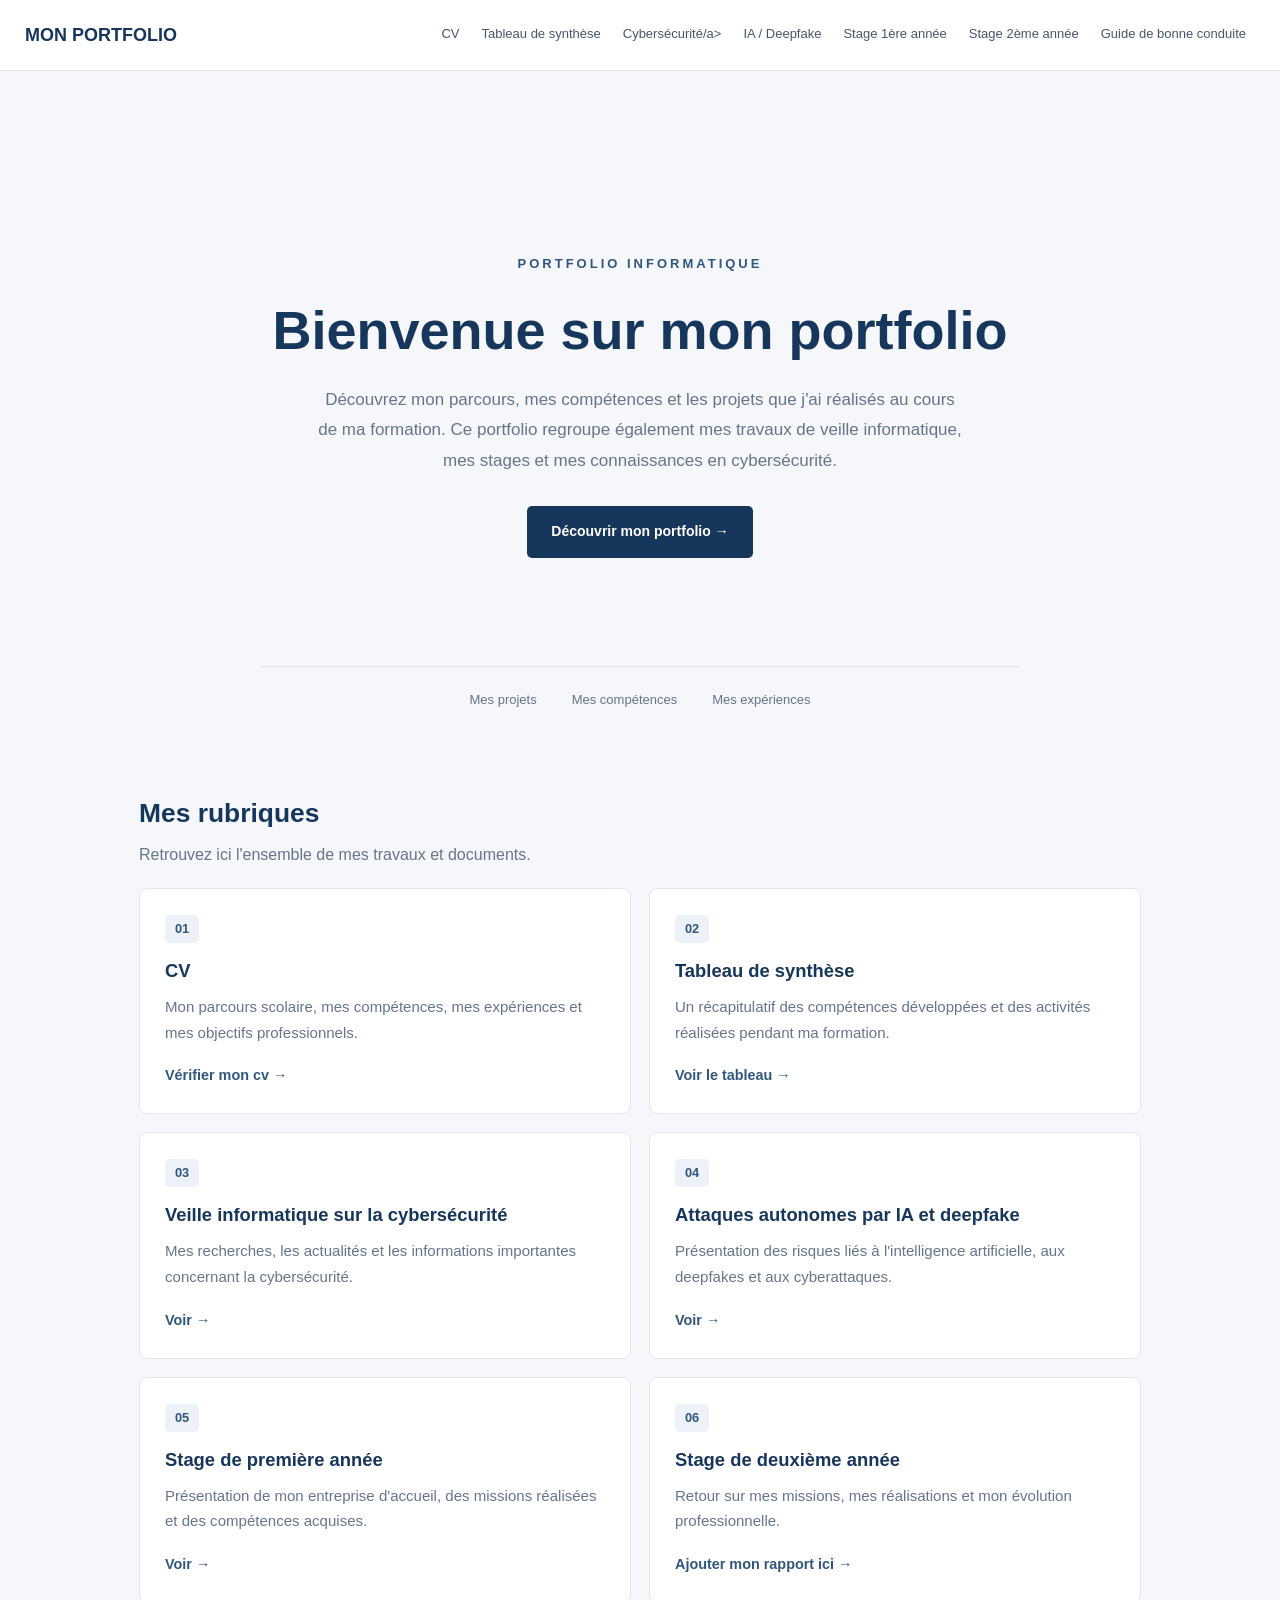
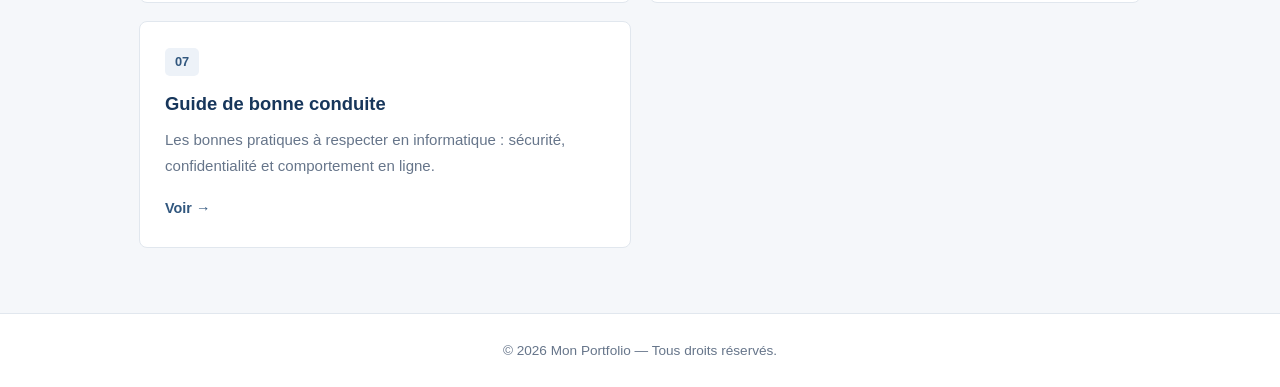
<file: index.html>
<!DOCTYPE html>
<html lang="fr">
<head>
<meta charset="UTF-8">
<meta name="viewport" content="width=device-width, initial-scale=1.0">
<meta name="description" content="Portfolio informatique : projets, compétences, stages et cybersécurité.">
<title>Mon Portfolio | Informatique</title>
<style>
*{margin:0;padding:0;box-sizing:border-box;scroll-behavior:smooth}
:root{--bleu:#17365b;--bleu-clair:#31577e;--fond:#f5f7fa;--blanc:#fff;--texte:#263445;--gris:#66758a;--bordure:#e1e7ee}
body{font-family:Arial,Helvetica,sans-serif;background:var(--fond);color:var(--texte);line-height:1.7}
a{color:inherit;text-decoration:none}
header{background:var(--blanc);border-bottom:1px solid var(--bordure);position:sticky;top:0;z-index:100}
.navigation{display:flex;align-items:center;justify-content:space-between;gap:20px;padding:0 25px;min-height:70px}
.logo{color:var(--bleu);font-size:18px;font-weight:bold;white-space:nowrap}
.liens{display:flex;align-items:center;justify-content:flex-end;gap:4px}
.liens a{color:#46566a;font-size:13px;padding:12px 9px;white-space:nowrap;border-bottom:2px solid transparent;transition:.2s}
.liens a:hover{color:var(--bleu);border-bottom-color:var(--bleu);background:var(--fond)}
.menu-mobile{display:none;background:white;border:1px solid var(--bordure);border-radius:5px;padding:8px 12px;color:var(--bleu);cursor:pointer;font-size:1rem}
.page-accueil{min-height:75vh;display:flex;flex-direction:column;justify-content:center;align-items:center;text-align:center;padding:70px 25px 35px;background:var(--fond);scroll-margin-top:85px}
.accueil-contenu{max-width:760px;margin:auto}
.sous-titre{color:var(--bleu-clair);font-size:13px;font-weight:bold;letter-spacing:3px}
.page-accueil h1{color:var(--bleu);font-size:clamp(32px,5vw,54px);line-height:1.2;margin:22px 0}
.description{max-width:650px;margin:0 auto 30px;color:var(--gris);font-size:17px;line-height:1.8}
.bouton-accueil{display:inline-block;background:var(--bleu);color:white;padding:14px 24px;border-radius:5px;font-size:14px;font-weight:bold;transition:background .2s}
.bouton-accueil:hover{background:var(--bleu-clair)}
.accueil-bas{display:flex;justify-content:center;flex-wrap:wrap;gap:35px;border-top:1px solid #dce3eb;padding-top:22px;width:100%;max-width:760px;color:var(--gris);font-size:13px}
.rubriques{max-width:1050px;margin:0 auto;padding:45px 24px}
.titre-section{margin-bottom:20px}
.titre-section h2{color:var(--bleu);font-size:1.65rem;margin-bottom:5px}
.titre-section p{color:var(--gris)}
.grille{display:grid;grid-template-columns:repeat(2,minmax(0,1fr));gap:18px}
.carte{background:var(--blanc);border:1px solid var(--bordure);border-radius:8px;padding:25px;transition:.2s;scroll-margin-top:100px}
.carte:hover{border-color:#a9bbd0;transform:translateY(-2px)}
.numero{display:inline-block;color:var(--bleu-clair);background:#edf2f8;border-radius:5px;padding:3px 10px;font-size:.8rem;font-weight:bold;margin-bottom:12px}
.carte h3{color:var(--bleu);font-size:1.15rem;margin-bottom:8px}
.carte p{color:var(--gris);font-size:.94rem;margin-bottom:16px}
.lien-carte{color:var(--bleu-clair);font-size:.9rem;font-weight:bold}
.lien-carte:hover{text-decoration:underline}
footer{text-align:center;padding:25px;margin-top:20px;background:var(--blanc);border-top:1px solid var(--bordure);color:var(--gris);font-size:.85rem}
@media(max-width:1200px){.navigation{flex-wrap:wrap;padding:15px 20px}.menu-mobile{display:block}.liens{display:none;width:100%;align-items:stretch;flex-direction:column}.liens.ouvert{display:flex}.liens a{padding:10px}}
@media(max-width:600px){.page-accueil{min-height:65vh;padding:45px 20px 25px}.description{font-size:15px}.accueil-bas{gap:15px}.rubriques{padding:30px 15px}.grille{grid-template-columns:1fr}.carte{padding:20px}}
</style>
</head>
<body>
<header>
<nav class="navigation" aria-label="Navigation principale">
<a href="index.html" class="logo">MON PORTFOLIO</a>
<button class="menu-mobile" id="menu-mobile" aria-expanded="false" aria-controls="liens-navigation">☰ Menu</button>
<div class="liens" id="liens-navigation">
<a href="cv.html">CV</a>
<a href="tableau-synthese.html">Tableau de synthèse</a>
<a href="veille-informatique.html">Cybersécurité/a>
<a href="ia-deepfake.html">IA / Deepfake</a>
<a href="stage-1.html">Stage 1ère année</a>
<a href="stage-2.html">Stage 2ème année</a>
<a href="guide-bonne-conduite.html">Guide de bonne conduite</a>
</div>
</nav>
</header>
<main>
<section id="accueil" class="page-accueil">
<div class="accueil-contenu">
<span class="sous-titre">PORTFOLIO INFORMATIQUE</span>
<h1>Bienvenue sur mon portfolio</h1>
<p class="description">Découvrez mon parcours, mes compétences et les projets que j'ai réalisés au cours de ma formation. Ce portfolio regroupe également mes travaux de veille informatique, mes stages et mes connaissances en cybersécurité.</p>
<a href="cv.html" class="bouton-accueil">Découvrir mon portfolio →</a>
</div>
<div class="accueil-bas"><span>Mes projets</span><span>Mes compétences</span><span>Mes expériences</span></div>
</section>
<section id="rubriques" class="rubriques">
<div class="titre-section"><h2>Mes rubriques</h2><p>Retrouvez ici l'ensemble de mes travaux et documents.</p></div>
<div class="grille">
<article class="carte" id="cv"><span class="numero">01</span><h3>CV</h3><p>Mon parcours scolaire, mes compétences, mes expériences et mes objectifs professionnels.</p><a class="lien-carte" href="cv.html">Vérifier mon cv →</a></article>
<article class="carte" id="tableau"><span class="numero">02</span><h3>Tableau de synthèse</h3><p>Un récapitulatif des compétences développées et des activités réalisées pendant ma formation.</p><a class="lien-carte" href="tableau-synthese.html">Voir le tableau →</a></article>
<article class="carte" id="veille"><span class="numero">03</span><h3>Veille informatique sur la cybersécurité</h3><p>Mes recherches, les actualités et les informations importantes concernant la cybersécurité.</p><a class="lien-carte" href="veille-informatique">Voir →</a></article>
<article class="carte" id="ia"><span class="numero">04</span><h3>Attaques autonomes par IA et deepfake</h3><p>Présentation des risques liés à l'intelligence artificielle, aux deepfakes et aux cyberattaques.</p><a class="lien-carte" href="ia-deepfake.html">Voir →</a></article>
<article class="carte" id="stage1"><span class="numero">05</span><h3>Stage de première année</h3><p>Présentation de mon entreprise d'accueil, des missions réalisées et des compétences acquises.</p><a class="lien-carte" href="stage-1.html">Voir →</a></article>
<article class="carte" id="stage2"><span class="numero">06</span><h3>Stage de deuxième année</h3><p>Retour sur mes missions, mes réalisations et mon évolution professionnelle.</p><a class="lien-carte" href="stage-2.html">Ajouter mon rapport ici →</a></article>
<article class="carte" id="guide"><span class="numero">07</span><h3>Guide de bonne conduite</h3><p>Les bonnes pratiques à respecter en informatique : sécurité, confidentialité et comportement en ligne.</p><a class="lien-carte" href="guide-bonne-conduite.html">Voir →</a></article>
</div>
</section>
</main>
<footer><p>© <span id="annee"></span> Mon Portfolio — Tous droits réservés.</p></footer>
<script>
const boutonMenu=document.getElementById("menu-mobile");
const navigation=document.getElementById("liens-navigation");
boutonMenu.addEventListener("click",function(){const ouvert=navigation.classList.toggle("ouvert");boutonMenu.setAttribute("aria-expanded",ouvert)});
navigation.querySelectorAll("a").forEach(function(lien){lien.addEventListener("click",function(){navigation.classList.remove("ouvert");boutonMenu.setAttribute("aria-expanded","false")})});
document.getElementById("annee").textContent=new Date().getFullYear();
</script>
</body>
</html>
</file>
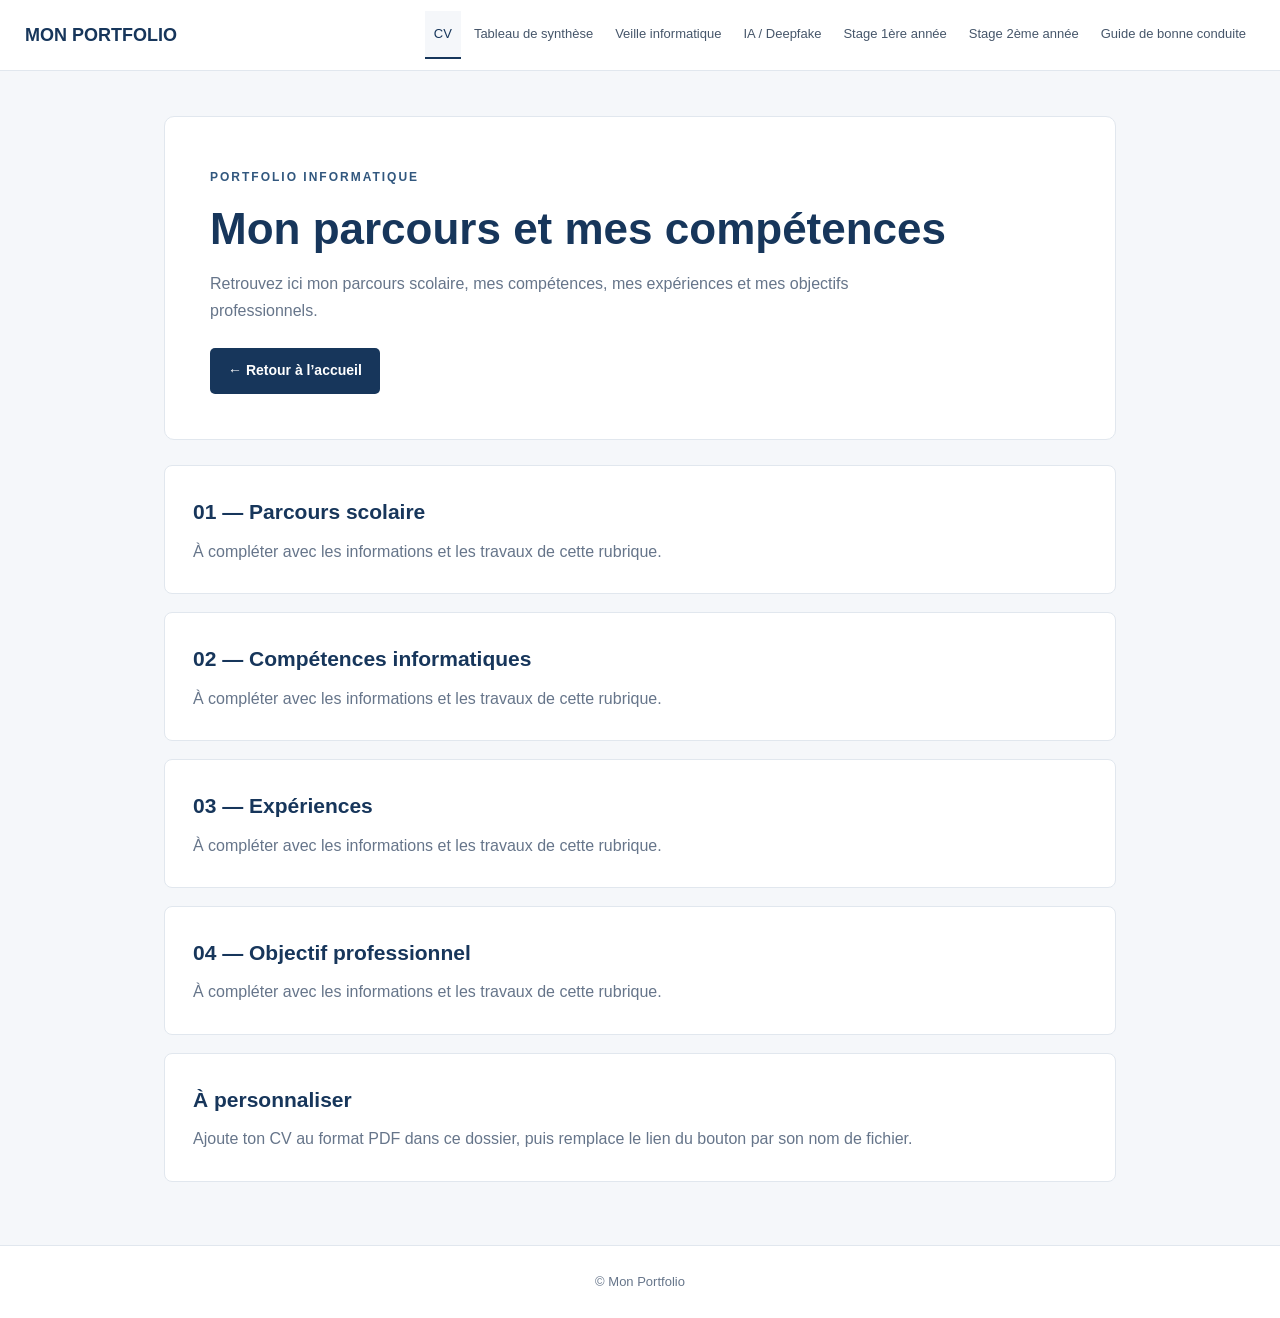
<file: cv.html>
<!DOCTYPE html>
<html lang="fr">
<head>
  <meta charset="UTF-8">
  <meta name="viewport" content="width=device-width, initial-scale=1.0">
  <meta name="description" content="CV — portfolio informatique">
  <title>CV | Mon Portfolio</title>
  <link rel="stylesheet" href="style.css">
</head>
<body>
  <header>
    <nav class="navigation" aria-label="Navigation principale">
      <a href="index.html" class="logo">MON PORTFOLIO</a>
      <button class="menu-mobile" id="menu-mobile" aria-expanded="false" aria-controls="liens-navigation">☰ Menu</button>
      <div class="liens" id="liens-navigation">
        <a href="cv.html" class="actif">CV</a>
        <a href="tableau-synthese.html">Tableau de synthèse</a>
        <a href="veille-informatique.html">Veille informatique</a>
        <a href="ia-deepfake.html">IA / Deepfake</a>
        <a href="stage-1.html">Stage 1ère année</a>
        <a href="stage-2.html">Stage 2ème année</a>
        <a href="guide-bonne-conduite.html">Guide de bonne conduite</a>
      </div>
    </nav>
  </header>
  <main>
    <section class="hero">
      <span class="eyebrow">Portfolio informatique</span>
      <h1>Mon parcours et mes compétences</h1>
      <p>Retrouvez ici mon parcours scolaire, mes compétences, mes expériences et mes objectifs professionnels.</p>
      <div class="actions">
        <a class="button" href="index.html">← Retour à l’accueil</a>
      </div>
    </section>
    <section class="panel">
      <h2>01 — Parcours scolaire</h2>
      <p>À compléter avec les informations et les travaux de cette rubrique.</p>
    </section>
    <section class="panel">
      <h2>02 — Compétences informatiques</h2>
      <p>À compléter avec les informations et les travaux de cette rubrique.</p>
    </section>
    <section class="panel">
      <h2>03 — Expériences</h2>
      <p>À compléter avec les informations et les travaux de cette rubrique.</p>
    </section>
    <section class="panel">
      <h2>04 — Objectif professionnel</h2>
      <p>À compléter avec les informations et les travaux de cette rubrique.</p>
    </section>
    <section class="panel">
      <h2>À personnaliser</h2>
      <p>Ajoute ton CV au format PDF dans ce dossier, puis remplace le lien du bouton par son nom de fichier.</p>
    </section>
  </main>
  <footer><p>© <span id="annee"></span> Mon Portfolio</p></footer>
</body>
</html>
</file>
<file: style.css>
:root {
  --bleu: #17365b;
  --bleu-clair: #31577e;
  --fond: #f5f7fa;
  --blanc: #fff;
  --texte: #263445;
  --gris: #66758a;
  --bordure: #e1e7ee;
}

* {
  margin: 0;
  padding: 0;
  box-sizing: border-box;
  scroll-behavior: smooth;
}

body {
  font-family: Arial, Helvetica, sans-serif;
  background: var(--fond);
  color: var(--texte);
  line-height: 1.7;
}

a {
  color: inherit;
  text-decoration: none;
}

header {
  background: var(--blanc);
  border-bottom: 1px solid var(--bordure);
  position: sticky;
  top: 0;
  z-index: 100;
}

.navigation {
  display: flex;
  align-items: center;
  justify-content: space-between;
  gap: 20px;
  padding: 0 25px;
  min-height: 70px;
}

.logo {
  color: var(--bleu);
  font-size: 18px;
  font-weight: bold;
  white-space: nowrap;
}

.liens {
  display: flex;
  align-items: center;
  justify-content: flex-end;
  gap: 4px;
  flex-wrap: wrap;
}

.liens a {
  color: #46566a;
  font-size: 13px;
  padding: 12px 9px;
  white-space: nowrap;
  border-bottom: 2px solid transparent;
  transition: .2s;
}

.liens a:hover,
.liens a.actif {
  color: var(--bleu);
  border-bottom-color: var(--bleu);
  background: var(--fond);
}

.menu-mobile {
  display: none;
  background: white;
  border: 1px solid var(--bordure);
  border-radius: 5px;
  padding: 8px 12px;
  color: var(--bleu);
  cursor: pointer;
  font-size: 1rem;
}

main {
  max-width: 1000px;
  margin: 0 auto;
  padding: 45px 24px;
}

.hero {
  background: white;
  border: 1px solid var(--bordure);
  border-radius: 10px;
  padding: 45px;
  margin-bottom: 25px;
}

.eyebrow {
  color: var(--bleu-clair);
  font-size: 12px;
  font-weight: bold;
  letter-spacing: 2px;
  text-transform: uppercase;
}

h1 {
  font-size: clamp(30px, 4vw, 44px);
  line-height: 1.2;
  color: var(--bleu);
  margin: 14px 0;
}

.hero p {
  max-width: 720px;
  color: var(--gris);
}

.panel {
  background: white;
  border: 1px solid var(--bordure);
  border-radius: 8px;
  padding: 28px;
  margin-bottom: 18px;
}

.panel h2 {
  color: var(--bleu);
  font-size: 21px;
  margin-bottom: 8px;
}

.panel p,
.panel li {
  color: var(--gris);
}

.panel ul {
  padding-left: 22px;
  margin-top: 10px;
}

.actions {
  display: flex;
  gap: 12px;
  flex-wrap: wrap;
  margin-top: 24px;
}

.button {
  display: inline-block;
  padding: 11px 18px;
  border-radius: 5px;
  background: var(--bleu);
  color: white;
  font-weight: bold;
  font-size: 14px;
}

.button.secondary {
  background: white;
  color: var(--bleu);
  border: 1px solid var(--bordure);
}

.button:hover {
  background: var(--bleu-clair);
  color: white;
}

/* Bloc Coming Soon */
.coming-soon {
  max-width: 500px;
  margin: 45px auto;
  padding: 30px 20px;
  text-align: center;
  background: var(--bleu);
  border: 2px dashed var(--bleu-clair);
  border-radius: 8px;
  transform: rotate(-2deg);
  transition: transform .3s ease;
}

.coming-soon:hover {
  transform: rotate(0deg) scale(1.03);
}

.coming-soon h2 {
  color: white;
  font-size: 32px;
  font-weight: bold;
  letter-spacing: 6px;
  margin: 0;
}

footer {
  text-align: center;
  padding: 25px;
  background: white;
  border-top: 1px solid var(--bordure);
  color: var(--gris);
  font-size: 13px;
}

@media(max-width:1200px) {
  .navigation {
    flex-wrap: wrap;
    padding: 15px 20px;
  }

  .menu-mobile {
    display: block;
  }

  .liens {
    display: none;
    width: 100%;
    align-items: stretch;
    flex-direction: column;
  }

  .liens.ouvert {
    display: flex;
  }

  .liens a {
    padding: 10px;
  }
}

@media(max-width:600px) {
  main {
    padding: 25px 15px;
  }

  .hero {
    padding: 28px 22px;
  }

  .panel {
    padding: 22px;
  }

  .coming-soon {
    max-width: 90%;
  }

  .coming-soon h2 {
    font-size: 25px;
    letter-spacing: 4px;
  }
}
</file>
